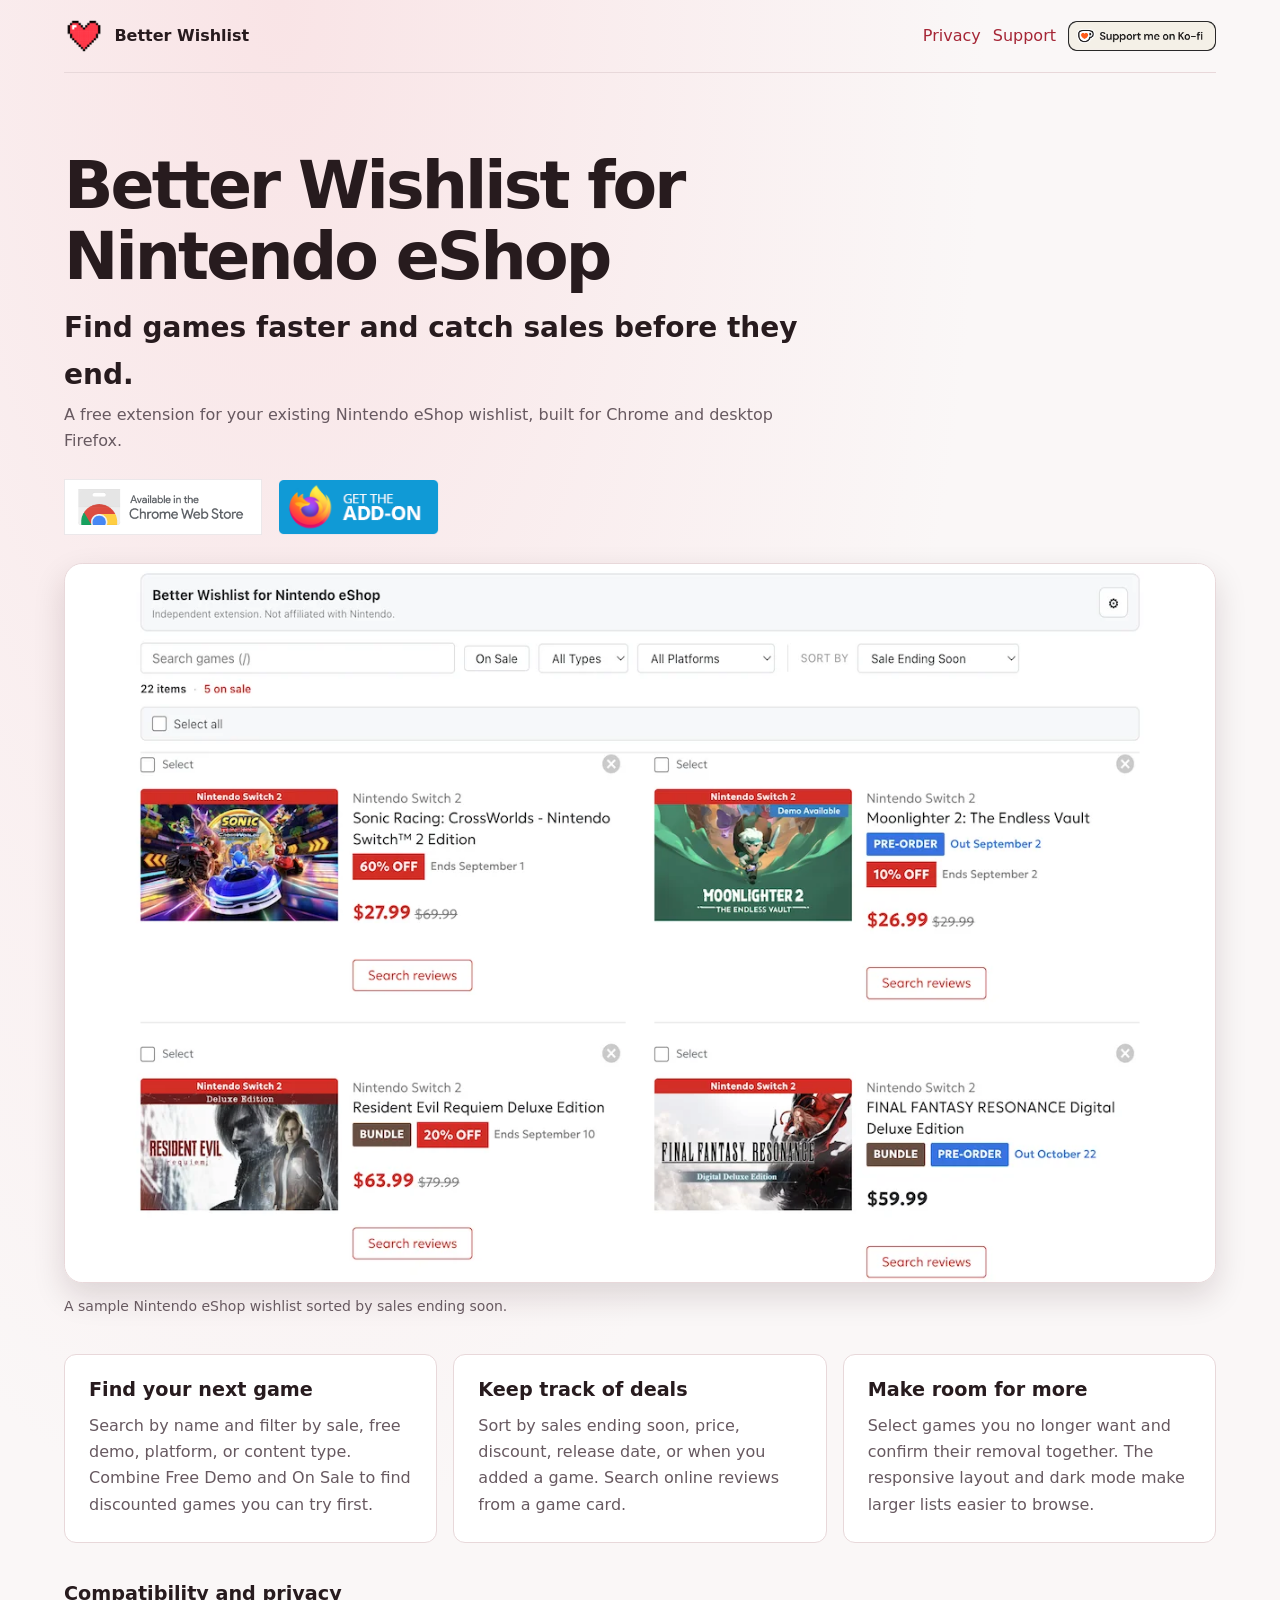
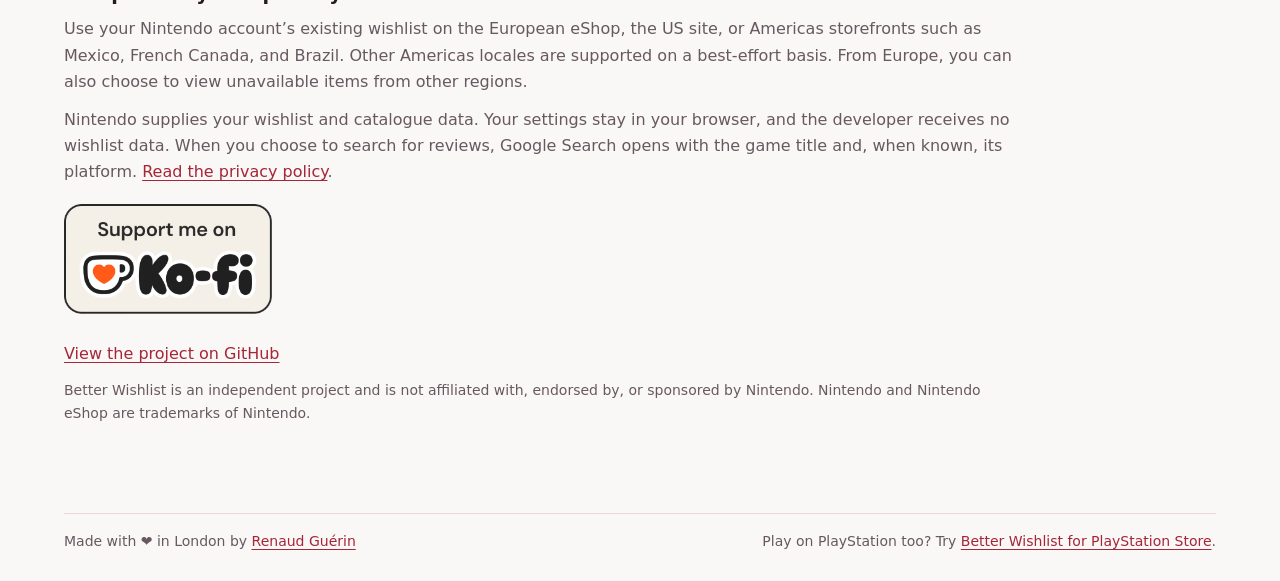
<file: index.html>
<!doctype html>
<html lang="en-GB">
<head>
  <meta charset="utf-8">
  <meta name="viewport" content="width=device-width, initial-scale=1">
  <meta name="description" content="Search, filter and sort your Nintendo eShop wishlist and catch sales before they end.">
  <title>Better Wishlist for Nintendo eShop</title>
  <link rel="icon" href="extension/icons/icon32.png" sizes="32x32">
  <style>
    :root {
      color-scheme: light dark;
      --background: #faf7f7;
      --surface: #fff;
      --text: #271b1e;
      --muted: #675960;
      --border: #e8d8da;
      --accent: #a52636;
      --glow: #f9e4e6;
      font-family: system-ui, sans-serif;
    }
    @media (prefers-color-scheme: dark) {
      :root {
        --background: #1c141a;
        --surface: #2a1d24;
        --text: #fff6f7;
        --muted: #d4bdc4;
        --border: #4b353f;
        --accent: #ffb7c0;
        --glow: #4a2635;
      }
    }
    * { box-sizing: border-box; }
    body {
      margin: 0;
      padding-inline: clamp(1rem, 4vw, 3rem);
      background: radial-gradient(ellipse at 22% 0%, var(--glow), transparent 44rem), var(--background);
      color: var(--text);
      line-height: 1.65;
    }
    a { color: var(--accent); text-underline-offset: .2em; }
    a:focus-visible { outline: 2px solid var(--accent); outline-offset: 4px; }
    .site-header {
      display: flex;
      flex-wrap: wrap;
      align-items: center;
      justify-content: space-between;
      gap: .75rem 1.5rem;
      max-inline-size: 72rem;
      margin-inline: auto;
      padding-block: 1rem;
      border-block-end: 1px solid var(--border);
    }
    .site-header a { text-decoration: none; }
    .site-header a:hover { text-decoration: underline; }
    .site-header nav { display: flex; flex-wrap: wrap; align-items: center; gap: .75rem; }
    .site-header nav a { padding-block: .35rem; }
    .site-header nav .ko-fi-button { display: inline-grid; min-block-size: 2.5rem; place-items: center; padding-block: 0; }
    .brand { display: flex; align-items: center; gap: .65rem; color: var(--text); font-weight: 700; }
    .brand img { display: block; }
    main { max-inline-size: 72rem; margin-inline: auto; padding-block: clamp(2rem, 6vw, 5rem); }
    h1, h2 { line-height: 1.1; text-wrap: balance; }
    h1 { max-inline-size: 19ch; margin: 0; font-size: clamp(2.2rem, 1.5rem + 3.2vw, 4.9rem); letter-spacing: -.045em; }
    h2 { margin-block: 0 .75rem; font-size: 1.2rem; }
    .intro { max-inline-size: 46rem; }
    .intro .lead { margin-block: .8rem .25rem; font-size: clamp(1.2rem, 1rem + 1vw, 1.75rem); font-weight: 600; }
    .intro .description { margin-block: 0; color: var(--muted); }
    .store-links { display: flex; flex-wrap: wrap; align-items: center; gap: 1rem; margin-block: 1.5rem .35rem; }
    .store-links a { display: inline-block; border-radius: .4rem; }
    .store-links img { display: block; inline-size: auto; max-inline-size: 100%; block-size: clamp(2.5rem, 12vw, 3.5rem); }
    .wishlist-preview { margin: 1.75rem 0 2.25rem; }
    .wishlist-preview img {
      display: block;
      inline-size: 100%;
      block-size: auto;
      border: 1px solid var(--border);
      border-radius: clamp(.6rem, 2vw, 1.15rem);
      box-shadow: 0 .85rem 2rem rgb(39 13 24 / .14);
    }
    .wishlist-preview figcaption { margin-block-start: .75rem; color: var(--muted); font-size: .875rem; }
    .features { display: grid; grid-template-columns: repeat(3, minmax(0, 1fr)); gap: 1rem; margin-block-end: 2.5rem; }
    .feature { padding: clamp(1rem, 2.5vw, 1.5rem); border: 1px solid var(--border); border-radius: .75rem; background: var(--surface); }
    .feature p { margin: 0; color: var(--muted); }
    .details { max-inline-size: 60rem; }
    .details p { margin-block: 0 .7rem; color: var(--muted); }
    .ko-fi-support { display: inline-block; max-inline-size: 100%; margin-block: .45rem; }
    .ko-fi-support img { display: block; inline-size: 13rem; max-inline-size: 100%; block-size: auto; }
    .disclaimer { margin-block: 2rem 0; font-size: .875rem; }
    .site-footer {
      display: flex;
      flex-wrap: wrap;
      justify-content: space-between;
      gap: .5rem 1.5rem;
      max-inline-size: 72rem;
      margin-inline: auto;
      padding-block: 1rem 1.75rem;
      border-block-start: 1px solid var(--border);
      color: var(--muted);
      font-size: .875rem;
    }
    .site-footer p { margin: 0; }
    @media (max-width: 47rem) {
      .features { grid-template-columns: minmax(0, 1fr); }
    }
  </style>
</head>
<body>
  <header class="site-header">
    <a class="brand" href="index.html">
      <img src="extension/icons/icon48.png" width="40" height="40" alt="">
      Better Wishlist
    </a>
    <nav aria-label="Project">
      <a href="privacy.html">Privacy</a>
      <a href="https://github.com/renaudguerin/better-nintendo-wishlist/issues">Support</a>
      <a class="ko-fi-button" href="https://ko-fi.com/renaudguerin">
        <img src="ko-fi-button.avif" width="148" height="30" alt="Support me on Ko-fi">
      </a>
    </nav>
  </header>

  <main>
    <div class="intro">
      <h1>Better Wishlist for Nintendo eShop</h1>
      <p class="lead">Find games faster and catch sales before they end.</p>
      <p class="description">A free extension for your existing Nintendo eShop wishlist, built for Chrome and desktop Firefox.</p>
      <div class="store-links">
        <a href="https://chrome.google.com/webstore/detail/jlibjocfcijoaflpjmaibdehimjadpeg">
          <img src="chrome-web-store-badge.png" alt="Available in the Chrome Web Store" width="340" height="96">
        </a>
        <a href="https://addons.mozilla.org/en-US/firefox/addon/better-wishlist-nintendo-eshop/">
          <img src="firefox-add-on-badge.png" alt="Get the add-on for Firefox" width="172" height="60">
        </a>
      </div>
    </div>

    <figure class="wishlist-preview">
      <img src="wishlist-preview.webp" width="1280" height="800" alt="Wishlist cards show game covers, discounts, sale end dates, and review search buttons.">
      <figcaption>A sample Nintendo eShop wishlist sorted by sales ending soon.</figcaption>
    </figure>

    <div class="features">
      <section class="feature">
        <h2>Find your next game</h2>
        <p>Search by name and filter by sale, free demo, platform, or content type. Combine Free Demo and On Sale to find discounted games you can try first.</p>
      </section>
      <section class="feature">
        <h2>Keep track of deals</h2>
        <p>Sort by sales ending soon, price, discount, release date, or when you added a game. Search online reviews from a game card.</p>
      </section>
      <section class="feature">
        <h2>Make room for more</h2>
        <p>Select games you no longer want and confirm their removal together. The responsive layout and dark mode make larger lists easier to browse.</p>
      </section>
    </div>

    <section class="details">
      <h2>Compatibility and privacy</h2>
      <p>Use your Nintendo account’s existing wishlist on the European eShop, the US site, or Americas storefronts such as Mexico, French Canada, and Brazil. Other Americas locales are supported on a best-effort basis. From Europe, you can also choose to view unavailable items from other regions.</p>
      <p>Nintendo supplies your wishlist and catalogue data. Your settings stay in your browser, and the developer receives no wishlist data. When you choose to search for reviews, Google Search opens with the game title and, when known, its platform. <a href="privacy.html">Read the privacy policy</a>.</p>
      <p>
        <a class="ko-fi-support" href="https://ko-fi.com/renaudguerin">
          <img src="ko-fi-support.avif" width="672" height="356" loading="lazy" alt="Support me on Ko-fi">
        </a>
      </p>
      <p><a href="https://github.com/renaudguerin/better-nintendo-wishlist">View the project on GitHub</a></p>
      <p class="disclaimer">Better Wishlist is an independent project and is not affiliated with, endorsed by, or sponsored by Nintendo. Nintendo and Nintendo eShop are trademarks of Nintendo.</p>
    </section>
  </main>

  <footer class="site-footer">
    <p>Made with ❤️ in London by <a href="https://renaudguerin.net">Renaud Guérin</a></p>
    <p>Play on PlayStation too? Try <a href="https://renaudguerin.github.io/better-playstation-wishlist/">Better Wishlist for PlayStation Store</a>.</p>
  </footer>
</body>
</html>
</file>
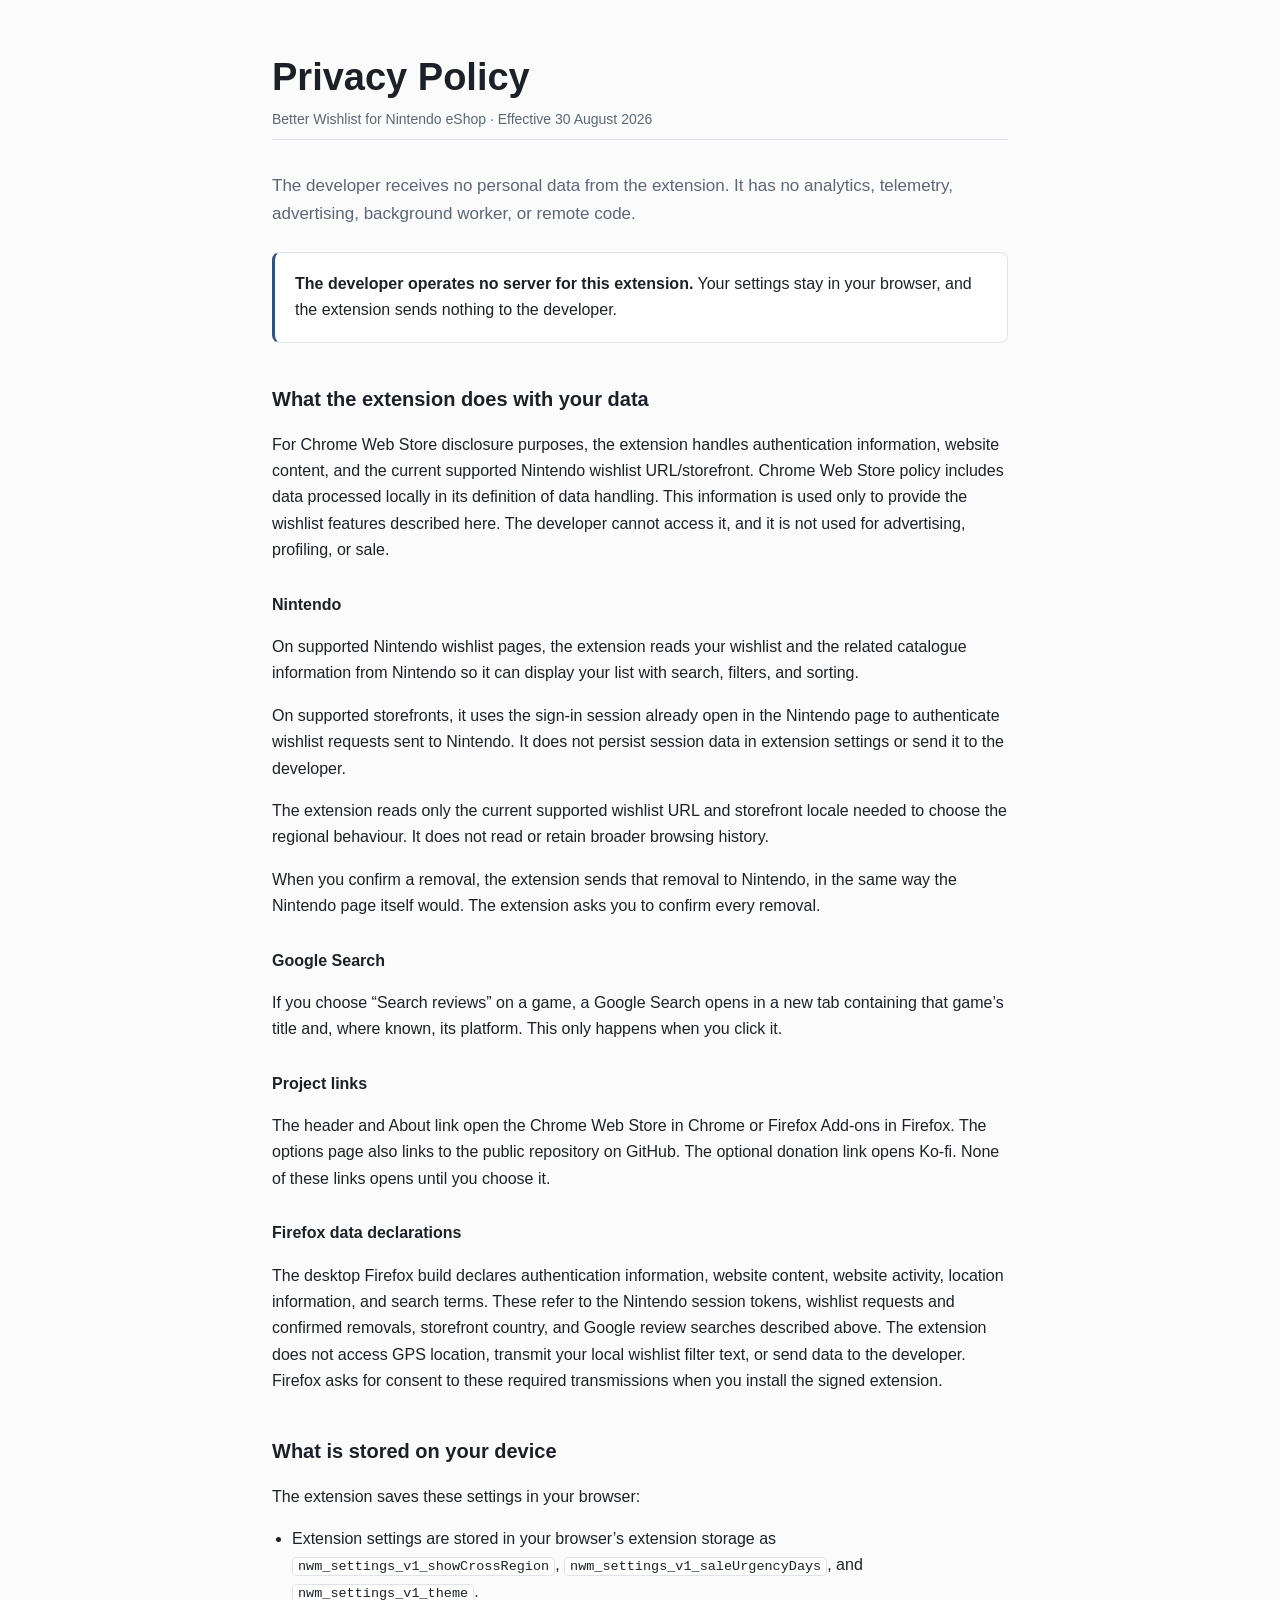
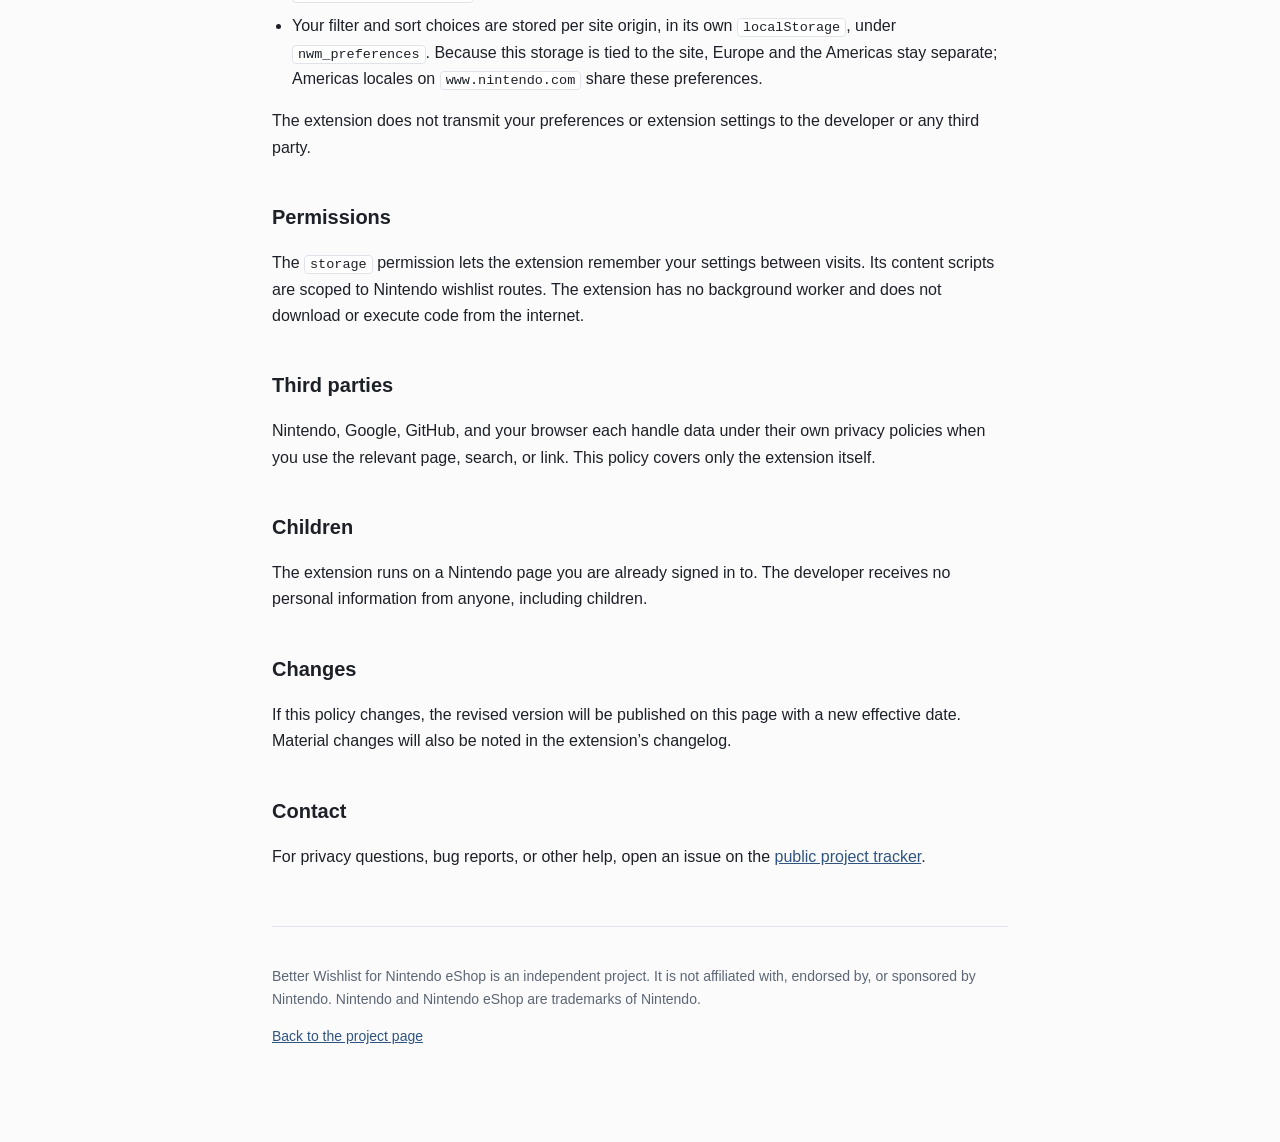
<file: privacy.html>
<!doctype html>
<html lang="en">
<head>
<meta charset="utf-8">
<meta name="viewport" content="width=device-width, initial-scale=1">
<title>Privacy Policy — Better Wishlist for Nintendo eShop</title>
<style>
  :root {
    color-scheme: light dark;
    --bg: #fbfbfc;
    --surface: #fff;
    --text: #1d2127;
    --muted: #5c6675;
    --border: #e0e4ea;
    --link: #2f5480;
  }
  @media (prefers-color-scheme: dark) {
    :root {
      --bg: #12151a;
      --surface: #191d24;
      --text: #e9edf3;
      --muted: #a3aebd;
      --border: #2d353f;
      --link: #93bdf0;
    }
  }
  * { box-sizing: border-box; }
  body {
    margin: 0;
    padding: 0 20px 80px;
    background: var(--bg);
    color: var(--text);
    font: 16px/1.65 -apple-system, BlinkMacSystemFont, "Segoe UI", Roboto, sans-serif;
  }
  main { max-width: 46rem; margin: 0 auto; }
  header { padding: 56px 0 8px; border-bottom: 1px solid var(--border); margin-bottom: 32px; }
  h1 { margin: 0 0 8px; font-size: clamp(28px, 5vw, 38px); line-height: 1.15; }
  h2 { margin: 40px 0 12px; font-size: 20px; }
  h3 { margin: 28px 0 8px; font-size: 16px; }
  .meta { margin: 0; color: var(--muted); font-size: 14px; }
  .lede { font-size: 17px; color: var(--muted); }
  a { color: var(--link); }
  ul { padding-left: 1.25em; }
  li { margin: 8px 0; }
  code {
    padding: 1px 5px;
    border: 1px solid var(--border);
    border-radius: 4px;
    background: var(--surface);
    font-size: 13.5px;
  }
  .callout {
    margin: 24px 0;
    padding: 18px 20px;
    border: 1px solid var(--border);
    border-left: 3px solid var(--link);
    border-radius: 8px;
    background: var(--surface);
  }
  .callout p { margin: 0; }
  footer {
    margin-top: 56px;
    padding-top: 24px;
    border-top: 1px solid var(--border);
    color: var(--muted);
    font-size: 14px;
  }
</style>
</head>
<body>
<main>
  <header>
    <h1>Privacy Policy</h1>
    <p class="meta">Better Wishlist for Nintendo eShop &middot; Effective 30 August 2026</p>
  </header>

  <p class="lede">The developer receives no personal data from the extension. It has no
  analytics, telemetry, advertising, background worker, or remote code.</p>

  <div class="callout">
    <p><strong>The developer operates no server for this extension.</strong> Your settings
    stay in your browser, and the extension sends nothing to the developer.</p>
  </div>

  <h2>What the extension does with your data</h2>

  <p>For Chrome Web Store disclosure purposes, the extension handles authentication
  information, website content, and the current supported Nintendo wishlist URL/storefront.
  Chrome Web Store policy includes data processed locally in its definition of data handling.
  This information is used only to provide the wishlist features described here. The
  developer cannot access it, and it is not used for advertising, profiling, or sale.</p>

  <h3>Nintendo</h3>
  <p>On supported Nintendo wishlist pages, the extension reads your wishlist and the related
  catalogue information from Nintendo so it can display your list with search, filters, and
  sorting.</p>
  <p>On supported storefronts, it uses the sign-in session already open in the Nintendo
  page to authenticate wishlist requests sent to Nintendo. It does not persist session data
  in extension settings or send it to the developer.</p>
  <p>The extension reads only the current supported wishlist URL and storefront locale needed
  to choose the regional behaviour. It does not read or retain broader browsing history.</p>
  <p>When you confirm a removal, the extension sends that removal to Nintendo, in the same
  way the Nintendo page itself would. The extension asks you to confirm every removal.</p>

  <h3>Google Search</h3>
  <p>If you choose &ldquo;Search reviews&rdquo; on a game, a Google Search opens in a new
  tab containing that game&rsquo;s title and, where known, its platform. This only happens
  when you click it.</p>

  <h3>Project links</h3>
  <p>The header and About link open the Chrome Web Store in Chrome or Firefox Add-ons in
  Firefox. The options page also links to the public repository on GitHub. The optional
  donation link opens Ko-fi. None of these links opens until you choose it.</p>

  <h3>Firefox data declarations</h3>
  <p>The desktop Firefox build declares authentication information, website content,
  website activity, location information, and search terms. These refer to the Nintendo
  session tokens, wishlist requests and confirmed removals, storefront country, and Google
  review searches described above. The extension does not access GPS location, transmit
  your local wishlist filter text, or send data to the developer. Firefox asks for consent
  to these required transmissions when you install the signed extension.</p>

  <h2>What is stored on your device</h2>
  <p>The extension saves these settings in your browser:</p>
  <ul>
    <li>Extension settings are stored in your browser&rsquo;s extension storage as
      <code>nwm_settings_v1_showCrossRegion</code>,
      <code>nwm_settings_v1_saleUrgencyDays</code>, and
      <code>nwm_settings_v1_theme</code>.</li>
    <li>Your filter and sort choices are stored per site origin, in its own
      <code>localStorage</code>, under <code>nwm_preferences</code>. Because this storage is
      tied to the site, Europe and the Americas stay separate; Americas locales on
      <code>www.nintendo.com</code> share these preferences.</li>
  </ul>
  <p>The extension does not transmit your preferences or extension settings to the
  developer or any third party.</p>

  <h2>Permissions</h2>
  <p>The <code>storage</code> permission lets the extension remember your settings between
  visits. Its content scripts are scoped to Nintendo wishlist routes. The extension has no
  background worker and does not download or execute code from the internet.</p>

  <h2>Third parties</h2>
  <p>Nintendo, Google, GitHub, and your browser each handle data under their own privacy
  policies when you use the relevant page, search, or link. This policy covers only the
  extension itself.</p>

  <h2>Children</h2>
  <p>The extension runs on a Nintendo page you are already signed in to. The developer
  receives no personal information from anyone, including children.</p>

  <h2>Changes</h2>
  <p>If this policy changes, the revised version will be published on this page with a new
  effective date. Material changes will also be noted in the extension&rsquo;s changelog.</p>

  <h2>Contact</h2>
  <p>For privacy questions, bug reports, or other help, open an issue on the
  <a href="https://github.com/renaudguerin/better-nintendo-wishlist/issues">public project
  tracker</a>.</p>

  <footer>
    <p>Better Wishlist for Nintendo eShop is an independent project. It is not affiliated
    with, endorsed by, or sponsored by Nintendo. Nintendo and Nintendo eShop are trademarks
    of Nintendo.</p>
    <p><a href="./">Back to the project page</a></p>
  </footer>
</main>
</body>
</html>
</file>
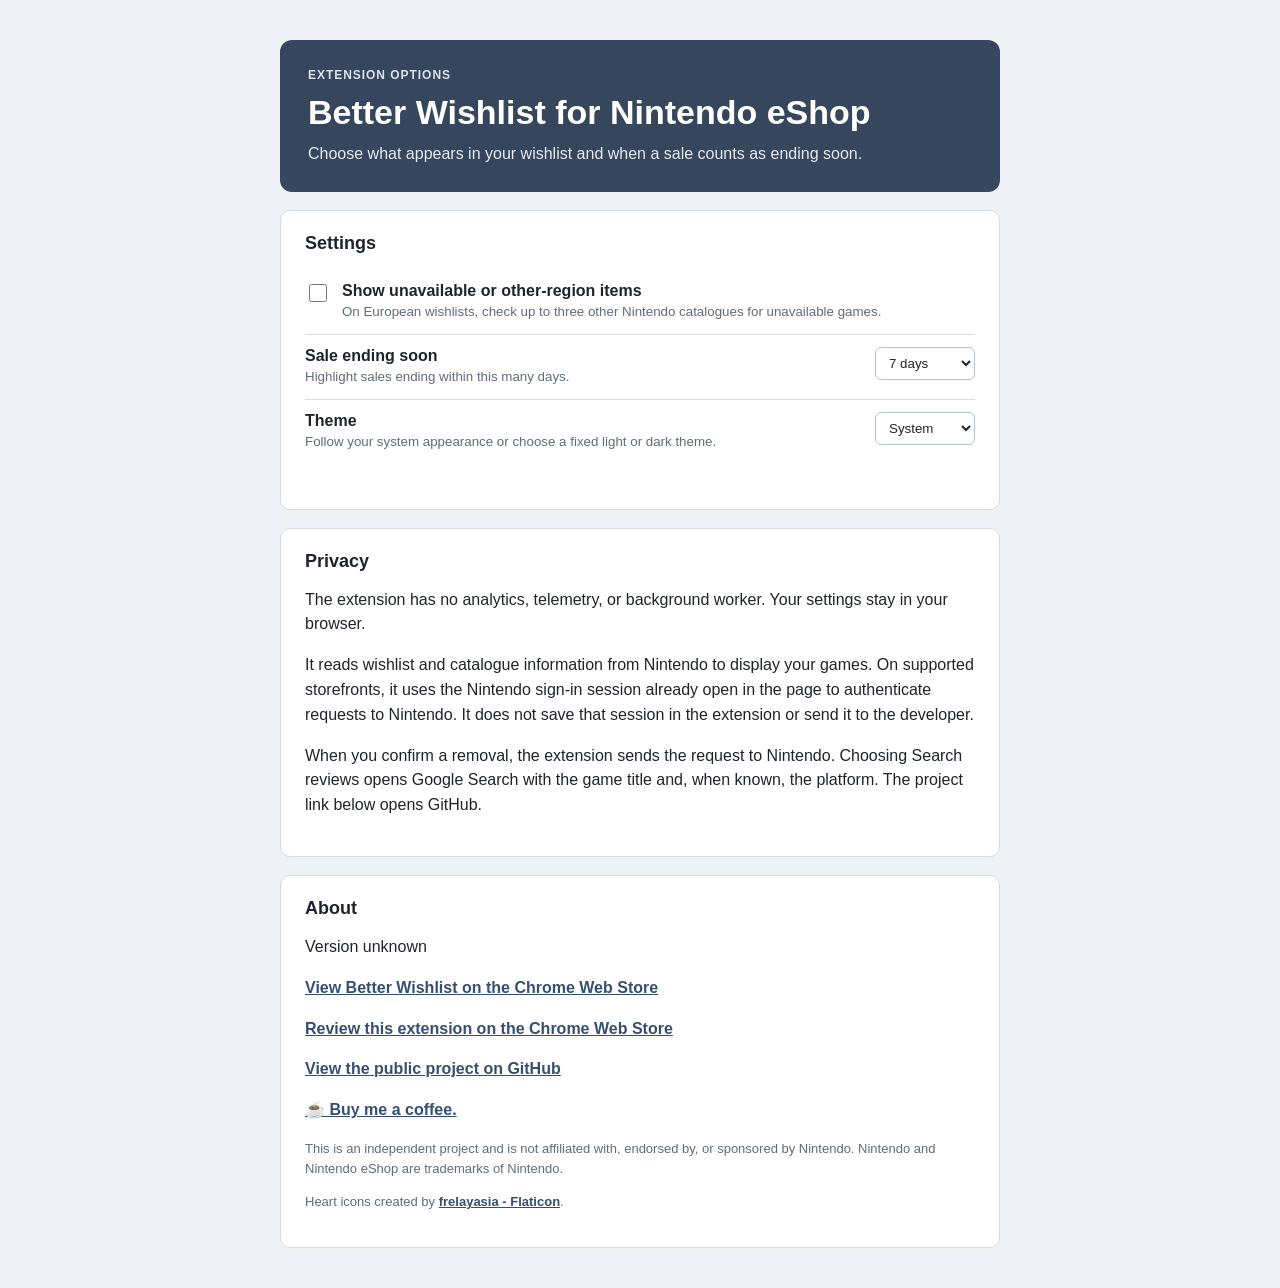
<file: extension/options.html>
<!doctype html>
<html lang="en">
<head>
  <meta charset="utf-8">
  <meta name="viewport" content="width=device-width, initial-scale=1">
  <title>Better Wishlist for Nintendo eShop — Options</title>
  <link rel="stylesheet" href="options.css">
  <script src="settings.js" defer></script>
  <script src="options.js" defer></script>
</head>
<body>
  <main>
    <header>
      <p class="eyebrow">Extension options</p>
      <h1>Better Wishlist for Nintendo eShop</h1>
      <p class="lede">Choose what appears in your wishlist and when a sale counts as ending soon.</p>
    </header>

    <section aria-labelledby="settings-heading">
      <h2 id="settings-heading">Settings</h2>
      <label class="check-row" for="show-cross-region">
        <input id="show-cross-region" type="checkbox">
        <span>
          <strong>Show unavailable or other-region items</strong>
          <small>On European wishlists, check up to three other Nintendo catalogues for unavailable games.</small>
        </span>
      </label>
      <label class="field-row" for="sale-urgency-days">
        <span>
          <strong>Sale ending soon</strong>
          <small>Highlight sales ending within this many days.</small>
        </span>
        <select id="sale-urgency-days"></select>
      </label>
      <label class="field-row" for="theme">
        <span>
          <strong>Theme</strong>
          <small>Follow your system appearance or choose a fixed light or dark theme.</small>
        </span>
        <select id="theme">
          <option value="system">System</option>
          <option value="light">Light</option>
          <option value="dark">Dark</option>
        </select>
      </label>
      <p id="save-status" class="save-status" role="status" aria-live="polite"></p>
    </section>

    <section aria-labelledby="privacy-heading">
      <h2 id="privacy-heading">Privacy</h2>
      <p>The extension has no analytics, telemetry, or background worker. Your settings stay in your browser.</p>
      <p>It reads wishlist and catalogue information from Nintendo to display your games. On supported storefronts, it uses the Nintendo sign-in session already open in the page to authenticate requests to Nintendo. It does not save that session in the extension or send it to the developer.</p>
      <p>When you confirm a removal, the extension sends the request to Nintendo. Choosing Search reviews opens Google Search with the game title and, when known, the platform. The project link below opens GitHub.</p>
    </section>

    <section aria-labelledby="about-heading">
      <h2 id="about-heading">About</h2>
      <p>Version <span id="extension-version">unknown</span></p>
      <p><a id="store-link" href="https://chrome.google.com/webstore/detail/jlibjocfcijoaflpjmaibdehimjadpeg" target="_blank" rel="noopener noreferrer">View Better Wishlist on the Chrome Web Store</a></p>
      <p><a id="store-review-link" href="https://chromewebstore.google.com/detail/jlibjocfcijoaflpjmaibdehimjadpeg/reviews" target="_blank" rel="noopener noreferrer">Review this extension on the Chrome Web Store</a></p>
      <p><a id="project-link" href="https://github.com/renaudguerin/better-nintendo-wishlist">View the public project on GitHub</a></p>
      <p><a href="https://ko-fi.com/renaudguerin" target="_blank" rel="noopener noreferrer">☕️ Buy me a coffee.</a></p>
      <p class="legal">This is an independent project and is not affiliated with, endorsed by, or sponsored by Nintendo. Nintendo and Nintendo eShop are trademarks of Nintendo.</p>
      <p class="legal">Heart icons created by <a href="https://www.flaticon.com/free-icons/heart" title="heart icons">frelayasia - Flaticon</a>.</p>
    </section>
  </main>
</body>
</html>
</file>
<file: extension/options.css>
:root{color-scheme:light dark;--page-bg: #eef1f5;--text: #20242a;--surface: #fff;--border: #d6dbe3;--muted: #626b76;--field-border: #b8c0cb;--header: #35465d;--link: #354f72;font-family:-apple-system,BlinkMacSystemFont,Segoe UI,Roboto,sans-serif;color:var(--text);background:var(--page-bg)}:root[data-theme=light]{color-scheme:light}:root[data-theme=dark]{color-scheme:dark;--page-bg: #12161c;--text: #eef2f7;--surface: #1d232c;--border: #3a4553;--muted: #b1bbc8;--field-border: #596575;--header: #29384d;--link: #9fc3f2}@media(prefers-color-scheme:dark){:root:not([data-theme=light]):not([data-theme=dark]),:root[data-theme=system]{color-scheme:dark;--page-bg: #12161c;--text: #eef2f7;--surface: #1d232c;--border: #3a4553;--muted: #b1bbc8;--field-border: #596575;--header: #29384d;--link: #9fc3f2}}*{box-sizing:border-box}body{margin:0;background:var(--page-bg)}main{width:min(720px,calc(100% - 32px));margin:40px auto}header{padding:26px 28px;border-radius:12px;background:var(--header);color:#fff}.eyebrow{margin:0 0 8px;color:#dbe4ef;font-size:12px;font-weight:700;letter-spacing:.08em;text-transform:uppercase}h1{margin:0;font-size:clamp(24px,5vw,34px);line-height:1.15}.lede{margin:10px 0 0;color:#e6ebf2}section{margin-top:18px;padding:22px 24px;border:1px solid var(--border);border-radius:10px;background:var(--surface)}h2{margin:0 0 16px;font-size:18px}p{line-height:1.55}.check-row,.field-row{display:flex;align-items:flex-start;gap:12px;padding:12px 0}.check-row input{width:18px;height:18px;margin-top:2px;accent-color:#536b89}.field-row{justify-content:space-between;border-top:1px solid var(--border)}label strong,label small{display:block}label small{margin-top:3px;color:var(--muted);line-height:1.4}select{min-width:100px;padding:7px 9px;border:1px solid var(--field-border);border-radius:6px;background:var(--surface);color:var(--text)}input:focus-visible,select:focus-visible,a:focus-visible{outline:3px solid #7289a8;outline-offset:3px}a{color:var(--link);font-weight:650}.save-status{min-height:1.4em;margin:5px 0 0;color:var(--muted);font-size:13px}.legal{color:var(--muted);font-size:13px}@media(max-width:520px){main{margin:18px auto}header,section{padding:20px}.field-row{flex-direction:column}}
</file>
